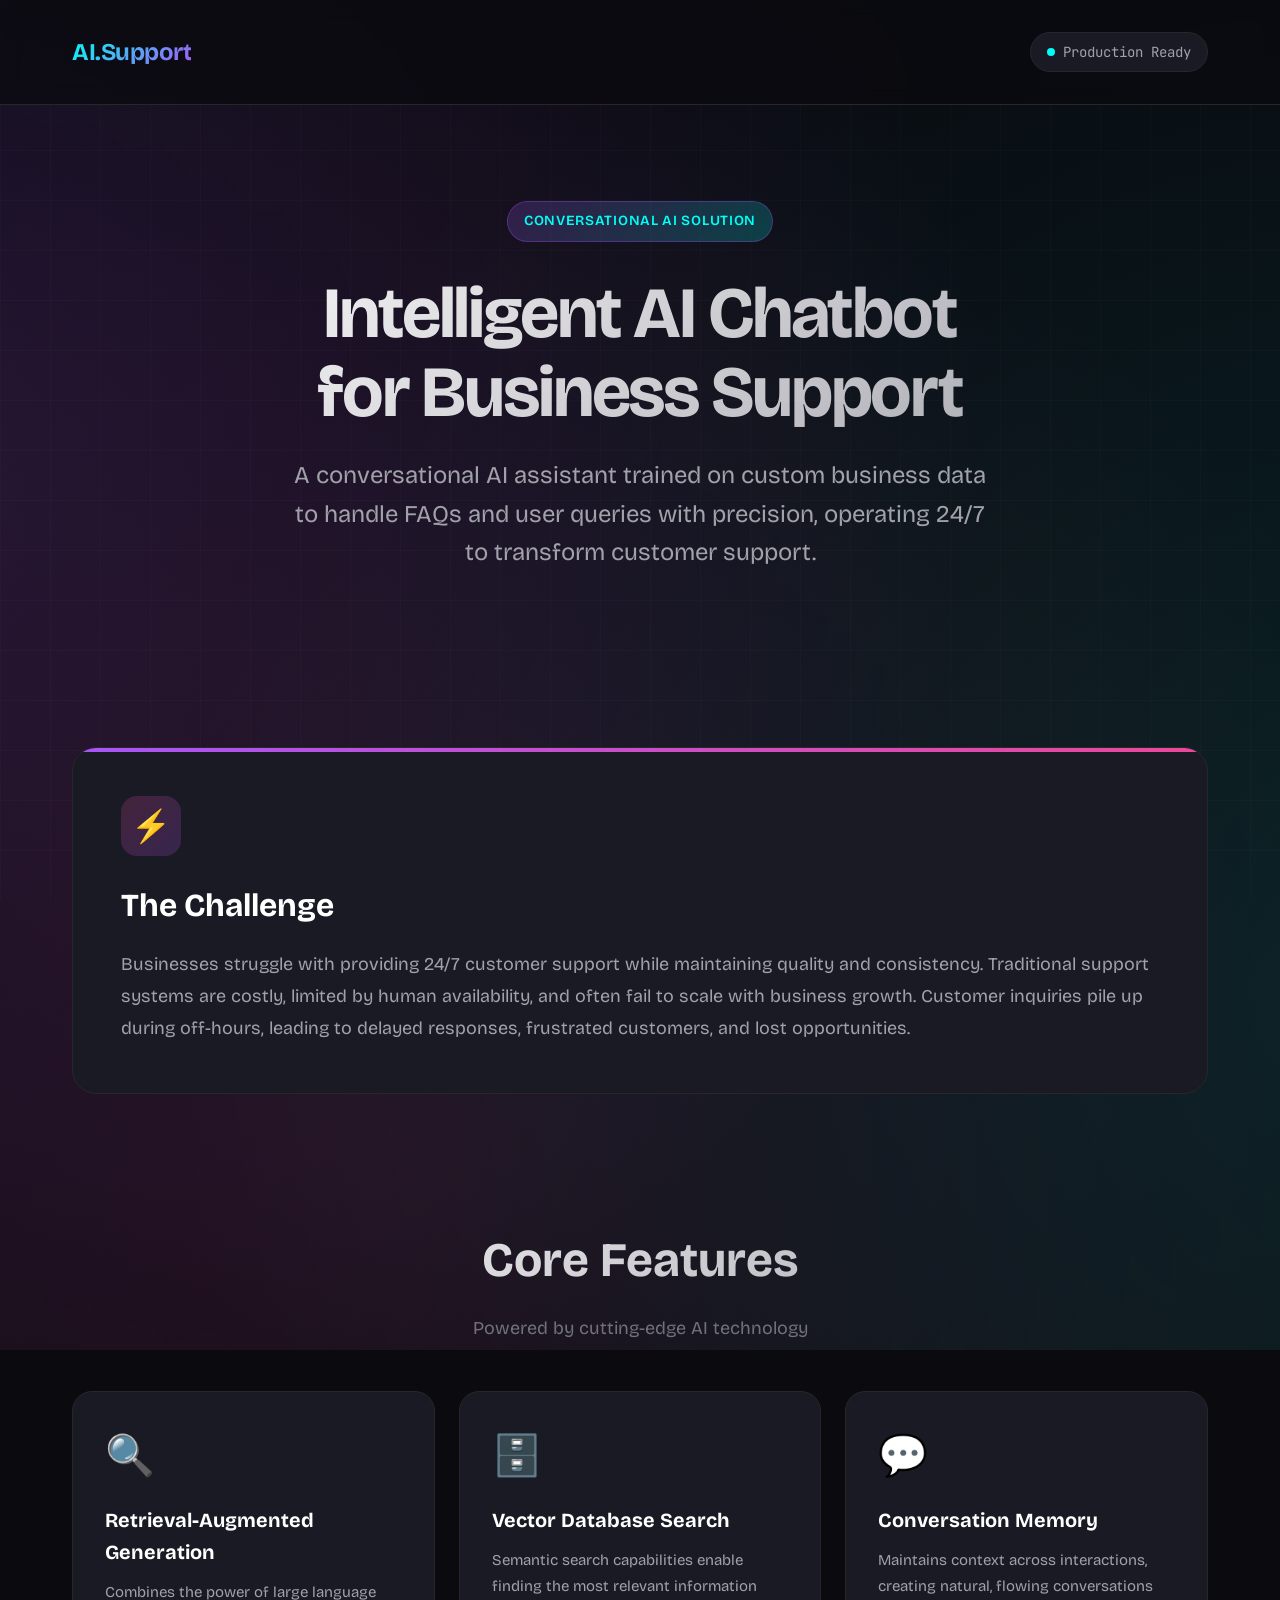
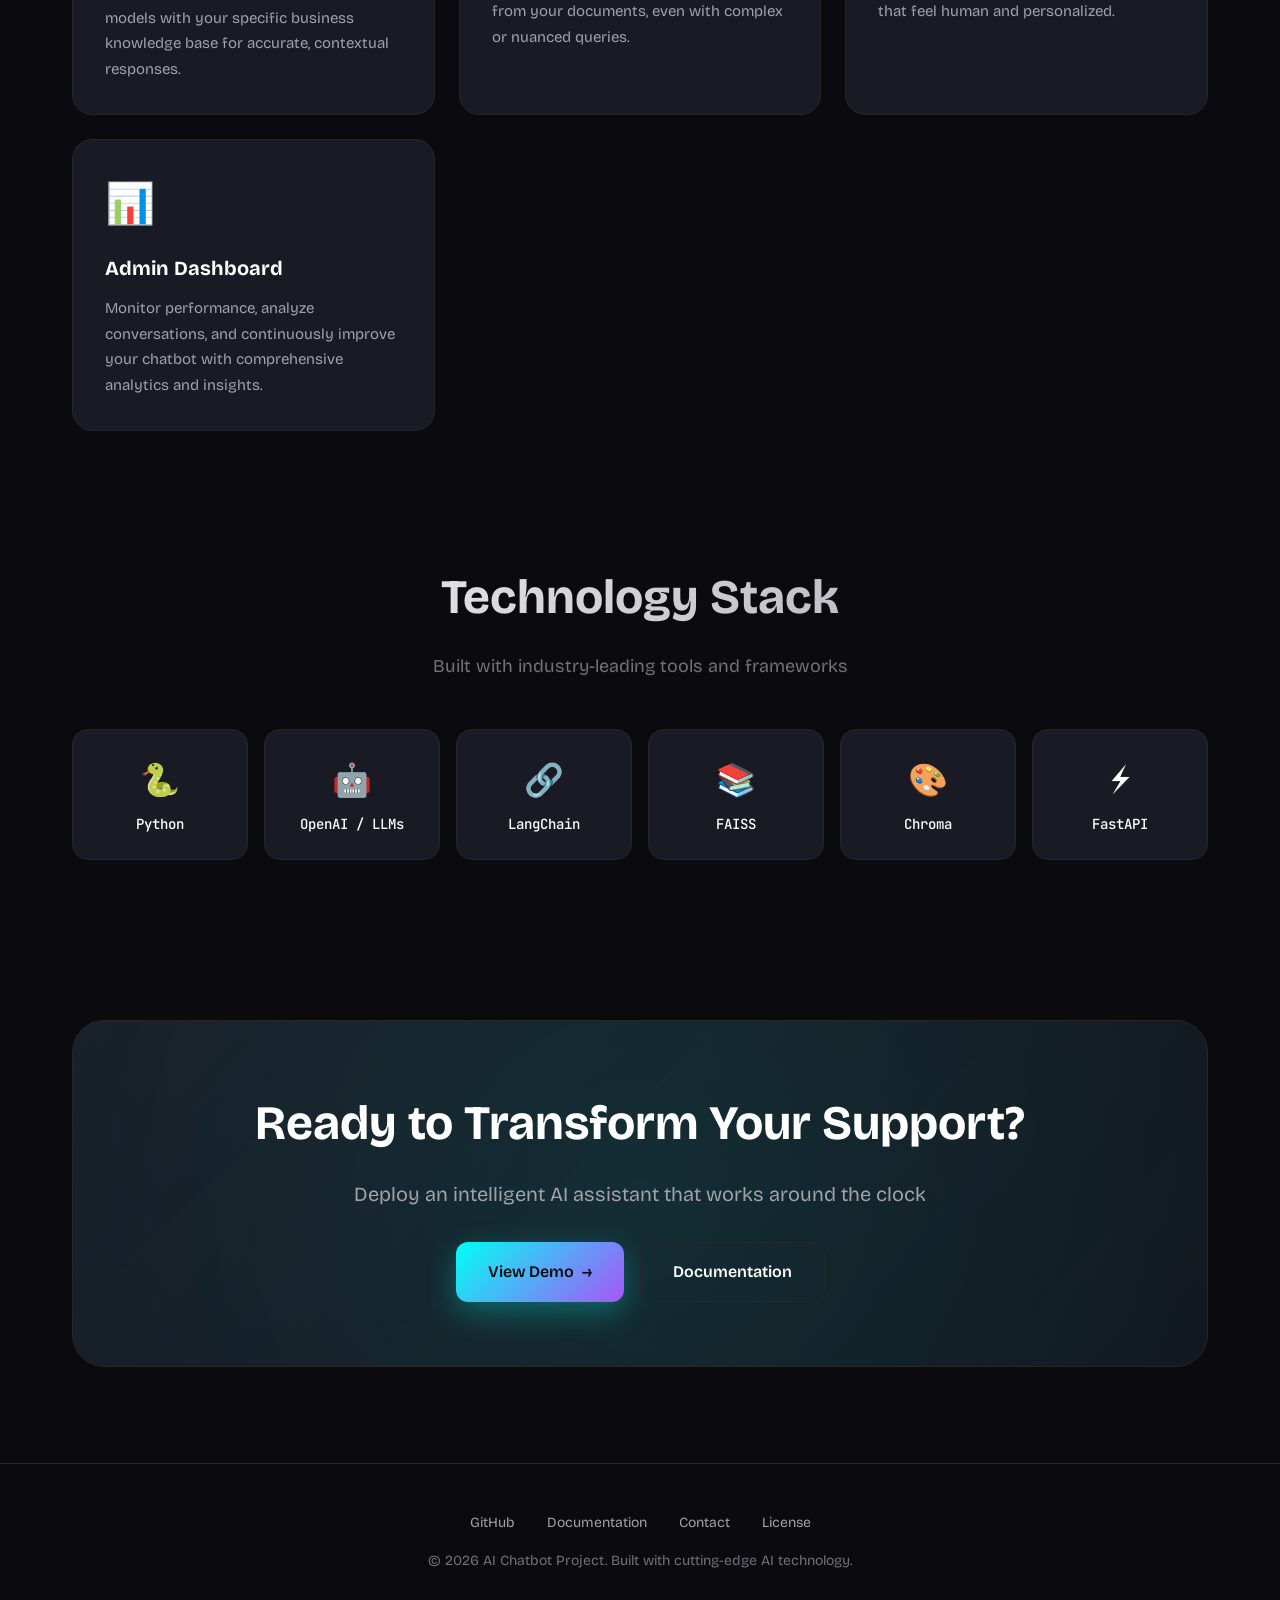
<file: ai-chatbot-showcase.html>
<!DOCTYPE html>
<html lang="en">
<head>
    <meta charset="UTF-8">
    <meta name="viewport" content="width=device-width, initial-scale=1.0">
    <title>Intelligent AI Chatbot | Business Support Solution</title>
    <link href="https://fonts.googleapis.com/css2?family=Bricolage+Grotesque:wght@400;600;700&family=JetBrains+Mono:wght@400;500&display=swap" rel="stylesheet">
    <style>
        :root {
            --bg-primary: #0a0a0f;
            --bg-secondary: #13131a;
            --bg-card: #1a1a24;
            --accent-cyan: #00fff5;
            --accent-purple: #a855f7;
            --accent-pink: #ec4899;
            --text-primary: #ffffff;
            --text-secondary: #a1a1aa;
            --text-muted: #71717a;
            --border-color: #27272a;
        }

        * {
            margin: 0;
            padding: 0;
            box-sizing: border-box;
        }

        body {
            font-family: 'Bricolage Grotesque', sans-serif;
            background: var(--bg-primary);
            color: var(--text-primary);
            line-height: 1.6;
            overflow-x: hidden;
        }

        /* Animated background gradient */
        .background-gradient {
            position: fixed;
            top: -50%;
            left: -50%;
            width: 200%;
            height: 200%;
            background: radial-gradient(circle at 20% 50%, rgba(168, 85, 247, 0.15) 0%, transparent 50%),
                        radial-gradient(circle at 80% 80%, rgba(0, 255, 245, 0.1) 0%, transparent 50%),
                        radial-gradient(circle at 40% 90%, rgba(236, 72, 153, 0.1) 0%, transparent 50%);
            animation: gradientShift 20s ease infinite;
            pointer-events: none;
            z-index: 0;
        }

        @keyframes gradientShift {
            0%, 100% { transform: translate(0, 0) rotate(0deg); }
            33% { transform: translate(5%, -5%) rotate(120deg); }
            66% { transform: translate(-5%, 5%) rotate(240deg); }
        }

        /* Grid overlay */
        .grid-overlay {
            position: fixed;
            top: 0;
            left: 0;
            width: 100%;
            height: 100%;
            background-image: 
                linear-gradient(rgba(255, 255, 255, 0.02) 1px, transparent 1px),
                linear-gradient(90deg, rgba(255, 255, 255, 0.02) 1px, transparent 1px);
            background-size: 50px 50px;
            pointer-events: none;
            z-index: 1;
        }

        .container {
            max-width: 1200px;
            margin: 0 auto;
            padding: 0 2rem;
            position: relative;
            z-index: 2;
        }

        /* Header */
        header {
            padding: 2rem 0;
            border-bottom: 1px solid var(--border-color);
            backdrop-filter: blur(10px);
            position: sticky;
            top: 0;
            z-index: 100;
            background: rgba(10, 10, 15, 0.8);
        }

        .header-content {
            display: flex;
            justify-content: space-between;
            align-items: center;
        }

        .logo {
            font-size: 1.5rem;
            font-weight: 700;
            background: linear-gradient(135deg, var(--accent-cyan), var(--accent-purple));
            -webkit-background-clip: text;
            -webkit-text-fill-color: transparent;
            background-clip: text;
            letter-spacing: -0.02em;
        }

        .status-badge {
            display: inline-flex;
            align-items: center;
            gap: 0.5rem;
            padding: 0.5rem 1rem;
            background: var(--bg-card);
            border: 1px solid var(--border-color);
            border-radius: 50px;
            font-family: 'JetBrains Mono', monospace;
            font-size: 0.875rem;
            color: var(--text-secondary);
        }

        .status-dot {
            width: 8px;
            height: 8px;
            background: var(--accent-cyan);
            border-radius: 50%;
            animation: pulse 2s ease infinite;
        }

        @keyframes pulse {
            0%, 100% { opacity: 1; box-shadow: 0 0 0 0 rgba(0, 255, 245, 0.7); }
            50% { opacity: 0.7; box-shadow: 0 0 0 8px rgba(0, 255, 245, 0); }
        }

        /* Hero Section */
        .hero {
            padding: 6rem 0 4rem;
            text-align: center;
            animation: fadeInUp 0.8s ease;
        }

        @keyframes fadeInUp {
            from {
                opacity: 0;
                transform: translateY(30px);
            }
            to {
                opacity: 1;
                transform: translateY(0);
            }
        }

        .hero-tag {
            display: inline-block;
            padding: 0.5rem 1rem;
            background: linear-gradient(135deg, rgba(168, 85, 247, 0.2), rgba(0, 255, 245, 0.2));
            border: 1px solid rgba(168, 85, 247, 0.3);
            border-radius: 50px;
            font-size: 0.875rem;
            font-weight: 600;
            color: var(--accent-cyan);
            margin-bottom: 2rem;
            letter-spacing: 0.05em;
            text-transform: uppercase;
        }

        h1 {
            font-size: clamp(2.5rem, 8vw, 4.5rem);
            font-weight: 700;
            line-height: 1.1;
            margin-bottom: 1.5rem;
            letter-spacing: -0.03em;
            background: linear-gradient(135deg, #ffffff 0%, var(--text-secondary) 100%);
            -webkit-background-clip: text;
            -webkit-text-fill-color: transparent;
            background-clip: text;
        }

        .hero-subtitle {
            font-size: clamp(1.125rem, 3vw, 1.5rem);
            color: var(--text-secondary);
            max-width: 700px;
            margin: 0 auto 3rem;
            line-height: 1.6;
        }

        /* Problem Statement */
        .problem-section {
            padding: 4rem 0;
            animation: fadeInUp 0.8s ease 0.2s backwards;
        }

        .problem-card {
            background: var(--bg-card);
            border: 1px solid var(--border-color);
            border-radius: 24px;
            padding: 3rem;
            position: relative;
            overflow: hidden;
        }

        .problem-card::before {
            content: '';
            position: absolute;
            top: 0;
            left: 0;
            width: 100%;
            height: 4px;
            background: linear-gradient(90deg, var(--accent-purple), var(--accent-pink));
        }

        .problem-icon {
            width: 60px;
            height: 60px;
            background: linear-gradient(135deg, rgba(236, 72, 153, 0.2), rgba(168, 85, 247, 0.2));
            border-radius: 16px;
            display: flex;
            align-items: center;
            justify-content: center;
            font-size: 2rem;
            margin-bottom: 1.5rem;
        }

        .problem-card h2 {
            font-size: 2rem;
            margin-bottom: 1rem;
            color: var(--text-primary);
        }

        .problem-card p {
            font-size: 1.125rem;
            color: var(--text-secondary);
            line-height: 1.8;
        }

        /* Features Grid */
        .features-section {
            padding: 4rem 0;
            animation: fadeInUp 0.8s ease 0.4s backwards;
        }

        .section-header {
            text-align: center;
            margin-bottom: 3rem;
        }

        .section-header h2 {
            font-size: clamp(2rem, 5vw, 3rem);
            margin-bottom: 1rem;
            background: linear-gradient(135deg, var(--text-primary), var(--text-secondary));
            -webkit-background-clip: text;
            -webkit-text-fill-color: transparent;
            background-clip: text;
        }

        .section-header p {
            font-size: 1.125rem;
            color: var(--text-muted);
        }

        .features-grid {
            display: grid;
            grid-template-columns: repeat(auto-fit, minmax(280px, 1fr));
            gap: 1.5rem;
        }

        .feature-card {
            background: var(--bg-card);
            border: 1px solid var(--border-color);
            border-radius: 20px;
            padding: 2rem;
            transition: all 0.3s ease;
            position: relative;
            overflow: hidden;
        }

        .feature-card::before {
            content: '';
            position: absolute;
            top: 0;
            left: 0;
            width: 100%;
            height: 100%;
            background: linear-gradient(135deg, rgba(0, 255, 245, 0.05), rgba(168, 85, 247, 0.05));
            opacity: 0;
            transition: opacity 0.3s ease;
        }

        .feature-card:hover {
            border-color: var(--accent-cyan);
            transform: translateY(-5px);
            box-shadow: 0 20px 40px rgba(0, 255, 245, 0.1);
        }

        .feature-card:hover::before {
            opacity: 1;
        }

        .feature-icon {
            font-size: 2.5rem;
            margin-bottom: 1rem;
            display: block;
        }

        .feature-card h3 {
            font-size: 1.25rem;
            margin-bottom: 0.75rem;
            color: var(--text-primary);
            position: relative;
        }

        .feature-card p {
            color: var(--text-secondary);
            font-size: 0.9375rem;
            line-height: 1.7;
            position: relative;
        }

        /* Tech Stack */
        .tech-section {
            padding: 4rem 0;
            animation: fadeInUp 0.8s ease 0.6s backwards;
        }

        .tech-grid {
            display: grid;
            grid-template-columns: repeat(auto-fit, minmax(150px, 1fr));
            gap: 1rem;
            margin-top: 2rem;
        }

        .tech-badge {
            background: var(--bg-card);
            border: 1px solid var(--border-color);
            border-radius: 16px;
            padding: 1.5rem 1rem;
            text-align: center;
            font-family: 'JetBrains Mono', monospace;
            font-size: 0.875rem;
            font-weight: 500;
            color: var(--text-primary);
            transition: all 0.3s ease;
            position: relative;
            overflow: hidden;
        }

        .tech-badge::before {
            content: '';
            position: absolute;
            top: 0;
            left: -100%;
            width: 100%;
            height: 100%;
            background: linear-gradient(90deg, transparent, rgba(0, 255, 245, 0.1), transparent);
            transition: left 0.5s ease;
        }

        .tech-badge:hover {
            border-color: var(--accent-cyan);
            transform: scale(1.05);
        }

        .tech-badge:hover::before {
            left: 100%;
        }

        .tech-icon {
            font-size: 2rem;
            margin-bottom: 0.5rem;
            display: block;
        }

        /* CTA Section */
        .cta-section {
            padding: 6rem 0;
            text-align: center;
            animation: fadeInUp 0.8s ease 0.8s backwards;
        }

        .cta-card {
            background: linear-gradient(135deg, var(--bg-card) 0%, rgba(26, 26, 36, 0.5) 100%);
            border: 1px solid var(--border-color);
            border-radius: 32px;
            padding: 4rem 2rem;
            position: relative;
            overflow: hidden;
        }

        .cta-card::before {
            content: '';
            position: absolute;
            top: -50%;
            left: -50%;
            width: 200%;
            height: 200%;
            background: radial-gradient(circle, rgba(0, 255, 245, 0.1) 0%, transparent 70%);
            animation: rotateBg 15s linear infinite;
        }

        @keyframes rotateBg {
            from { transform: rotate(0deg); }
            to { transform: rotate(360deg); }
        }

        .cta-card h2 {
            font-size: clamp(2rem, 5vw, 3rem);
            margin-bottom: 1rem;
            position: relative;
            z-index: 1;
        }

        .cta-card p {
            font-size: 1.25rem;
            color: var(--text-secondary);
            margin-bottom: 2rem;
            position: relative;
            z-index: 1;
        }

        .cta-buttons {
            display: flex;
            gap: 1rem;
            justify-content: center;
            flex-wrap: wrap;
            position: relative;
            z-index: 1;
        }

        .btn {
            padding: 1rem 2rem;
            border-radius: 12px;
            font-weight: 600;
            font-size: 1rem;
            cursor: pointer;
            transition: all 0.3s ease;
            text-decoration: none;
            display: inline-flex;
            align-items: center;
            gap: 0.5rem;
            border: none;
            font-family: 'Bricolage Grotesque', sans-serif;
        }

        .btn-primary {
            background: linear-gradient(135deg, var(--accent-cyan), var(--accent-purple));
            color: var(--bg-primary);
            box-shadow: 0 10px 30px rgba(0, 255, 245, 0.3);
        }

        .btn-primary:hover {
            transform: translateY(-2px);
            box-shadow: 0 15px 40px rgba(0, 255, 245, 0.4);
        }

        .btn-secondary {
            background: transparent;
            color: var(--text-primary);
            border: 1px solid var(--border-color);
        }

        .btn-secondary:hover {
            border-color: var(--accent-cyan);
            background: rgba(0, 255, 245, 0.05);
        }

        /* Footer */
        footer {
            padding: 3rem 0;
            border-top: 1px solid var(--border-color);
            text-align: center;
        }

        .footer-content {
            color: var(--text-muted);
            font-size: 0.875rem;
        }

        .footer-links {
            display: flex;
            gap: 2rem;
            justify-content: center;
            margin-bottom: 1rem;
        }

        .footer-links a {
            color: var(--text-secondary);
            text-decoration: none;
            transition: color 0.3s ease;
        }

        .footer-links a:hover {
            color: var(--accent-cyan);
        }

        /* Responsive */
        @media (max-width: 768px) {
            .container {
                padding: 0 1.5rem;
            }

            .hero {
                padding: 4rem 0 3rem;
            }

            .problem-card,
            .cta-card {
                padding: 2rem 1.5rem;
            }

            .features-grid {
                grid-template-columns: 1fr;
            }

            .tech-grid {
                grid-template-columns: repeat(auto-fit, minmax(120px, 1fr));
            }

            .cta-buttons {
                flex-direction: column;
            }

            .btn {
                width: 100%;
                justify-content: center;
            }
        }
    </style>
</head>
<body>
    <div class="background-gradient"></div>
    <div class="grid-overlay"></div>

    <header>
        <div class="container">
            <div class="header-content">
                <div class="logo">AI.Support</div>
                <div class="status-badge">
                    <span class="status-dot"></span>
                    <span>Production Ready</span>
                </div>
            </div>
        </div>
    </header>

    <main>
        <section class="hero">
            <div class="container">
                <div class="hero-tag">Conversational AI Solution</div>
                <h1>Intelligent AI Chatbot<br>for Business Support</h1>
                <p class="hero-subtitle">
                    A conversational AI assistant trained on custom business data to handle FAQs 
                    and user queries with precision, operating 24/7 to transform customer support.
                </p>
            </div>
        </section>

        <section class="problem-section">
            <div class="container">
                <div class="problem-card">
                    <div class="problem-icon">⚡</div>
                    <h2>The Challenge</h2>
                    <p>
                        Businesses struggle with providing 24/7 customer support while maintaining quality 
                        and consistency. Traditional support systems are costly, limited by human availability, 
                        and often fail to scale with business growth. Customer inquiries pile up during off-hours, 
                        leading to delayed responses, frustrated customers, and lost opportunities.
                    </p>
                </div>
            </div>
        </section>

        <section class="features-section">
            <div class="container">
                <div class="section-header">
                    <h2>Core Features</h2>
                    <p>Powered by cutting-edge AI technology</p>
                </div>
                <div class="features-grid">
                    <div class="feature-card">
                        <span class="feature-icon">🔍</span>
                        <h3>Retrieval-Augmented Generation</h3>
                        <p>
                            Combines the power of large language models with your specific business 
                            knowledge base for accurate, contextual responses.
                        </p>
                    </div>
                    <div class="feature-card">
                        <span class="feature-icon">🗄️</span>
                        <h3>Vector Database Search</h3>
                        <p>
                            Semantic search capabilities enable finding the most relevant information 
                            from your documents, even with complex or nuanced queries.
                        </p>
                    </div>
                    <div class="feature-card">
                        <span class="feature-icon">💬</span>
                        <h3>Conversation Memory</h3>
                        <p>
                            Maintains context across interactions, creating natural, flowing 
                            conversations that feel human and personalized.
                        </p>
                    </div>
                    <div class="feature-card">
                        <span class="feature-icon">📊</span>
                        <h3>Admin Dashboard</h3>
                        <p>
                            Monitor performance, analyze conversations, and continuously improve 
                            your chatbot with comprehensive analytics and insights.
                        </p>
                    </div>
                </div>
            </div>
        </section>

        <section class="tech-section">
            <div class="container">
                <div class="section-header">
                    <h2>Technology Stack</h2>
                    <p>Built with industry-leading tools and frameworks</p>
                </div>
                <div class="tech-grid">
                    <div class="tech-badge">
                        <span class="tech-icon">🐍</span>
                        Python
                    </div>
                    <div class="tech-badge">
                        <span class="tech-icon">🤖</span>
                        OpenAI / LLMs
                    </div>
                    <div class="tech-badge">
                        <span class="tech-icon">🔗</span>
                        LangChain
                    </div>
                    <div class="tech-badge">
                        <span class="tech-icon">📚</span>
                        FAISS
                    </div>
                    <div class="tech-badge">
                        <span class="tech-icon">🎨</span>
                        Chroma
                    </div>
                    <div class="tech-badge">
                        <span class="tech-icon">⚡</span>
                        FastAPI
                    </div>
                </div>
            </div>
        </section>

        <section class="cta-section">
            <div class="container">
                <div class="cta-card">
                    <h2>Ready to Transform Your Support?</h2>
                    <p>Deploy an intelligent AI assistant that works around the clock</p>
                    <div class="cta-buttons">
                        <a href="https://google.com" target="_blank" class="btn btn-primary">
                            View Demo
                            <span>→</span>
                        </a>
                        <a href="#" class="btn btn-secondary">
                            Documentation
                        </a>
                    </div>
                </div>
            </div>
        </section>
    </main>

    <footer>
        <div class="container">
            <div class="footer-content">
                <div class="footer-links">
                    <a href="#">GitHub</a>
                    <a href="#">Documentation</a>
                    <a href="#">Contact</a>
                    <a href="#">License</a>
                </div>
                <p>&copy; 2026 AI Chatbot Project. Built with cutting-edge AI technology.</p>
            </div>
        </div>
    </footer>

    <script>
        // Smooth scroll for anchor links
        document.querySelectorAll('a[href^="#"]').forEach(anchor => {
            anchor.addEventListener('click', function (e) {
                e.preventDefault();
                const target = document.querySelector(this.getAttribute('href'));
                if (target) {
                    target.scrollIntoView({
                        behavior: 'smooth',
                        block: 'start'
                    });
                }
            });
        });

        // Add parallax effect to hero section
        window.addEventListener('scroll', () => {
            const scrolled = window.pageYOffset;
            const hero = document.querySelector('.hero');
            if (hero) {
                hero.style.transform = `translateY(${scrolled * 0.5}px)`;
                hero.style.opacity = 1 - (scrolled * 0.002);
            }
        });

        // Intersection Observer for fade-in animations
        const observerOptions = {
            threshold: 0.1,
            rootMargin: '0px 0px -50px 0px'
        };

        const observer = new IntersectionObserver((entries) => {
            entries.forEach(entry => {
                if (entry.isIntersecting) {
                    entry.target.style.opacity = '1';
                    entry.target.style.transform = 'translateY(0)';
                }
            });
        }, observerOptions);

        // Observe feature cards for staggered animation
        document.querySelectorAll('.feature-card').forEach((card, index) => {
            card.style.opacity = '0';
            card.style.transform = 'translateY(20px)';
            card.style.transition = `all 0.6s ease ${index * 0.1}s`;
            observer.observe(card);
        });

        // Tech badges animation
        document.querySelectorAll('.tech-badge').forEach((badge, index) => {
            badge.style.opacity = '0';
            badge.style.transform = 'scale(0.9)';
            badge.style.transition = `all 0.5s ease ${index * 0.05}s`;
            observer.observe(badge);
        });
    </script>
</body>
</html>
</file>
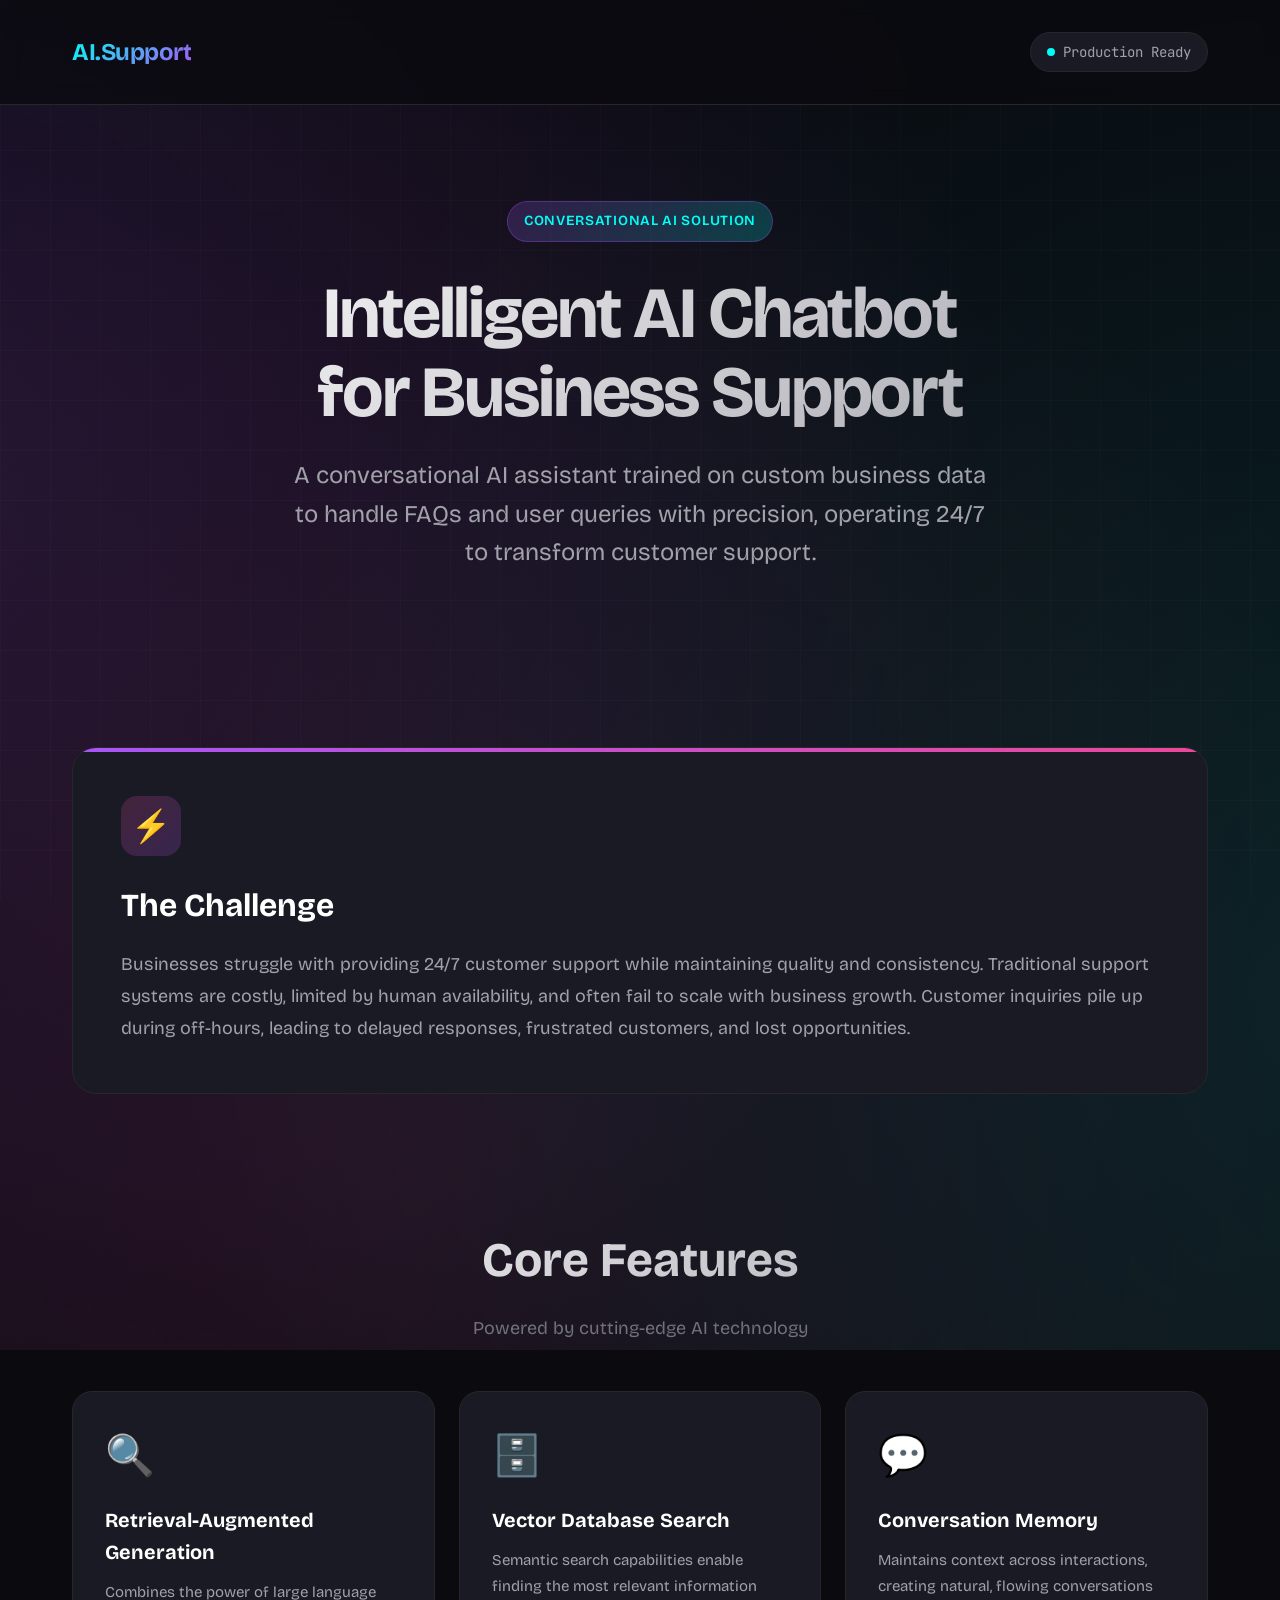
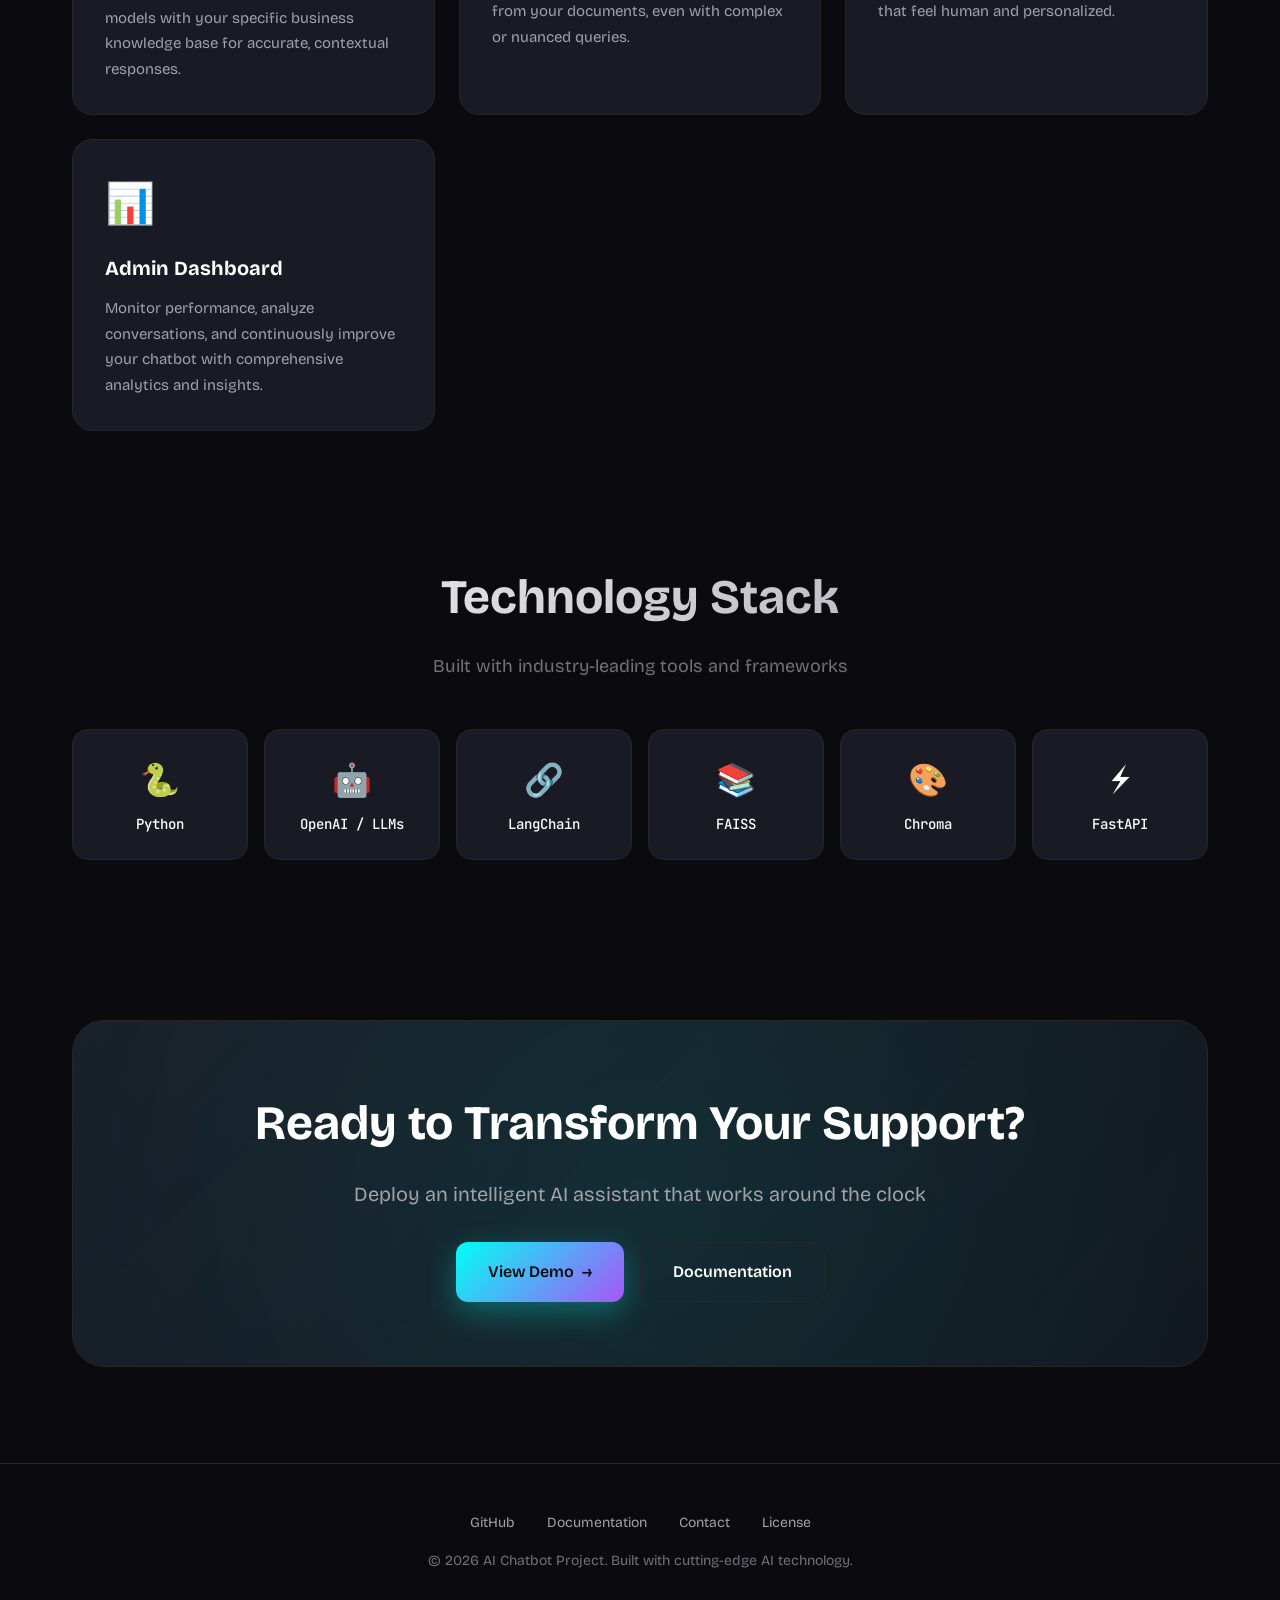
<file: assistantAI.html>
<!DOCTYPE html>
<html lang="en">
<head>
    <meta charset="UTF-8">
    <meta name="viewport" content="width=device-width, initial-scale=1.0">
    <title>Intelligent AI Chatbot | Business Support Solution</title>
    <link href="https://fonts.googleapis.com/css2?family=Bricolage+Grotesque:wght@400;600;700&family=JetBrains+Mono:wght@400;500&display=swap" rel="stylesheet">
    <style>
        :root {
            --bg-primary: #0a0a0f;
            --bg-secondary: #13131a;
            --bg-card: #1a1a24;
            --accent-cyan: #00fff5;
            --accent-purple: #a855f7;
            --accent-pink: #ec4899;
            --text-primary: #ffffff;
            --text-secondary: #a1a1aa;
            --text-muted: #71717a;
            --border-color: #27272a;
        }

        * {
            margin: 0;
            padding: 0;
            box-sizing: border-box;
        }

        body {
            font-family: 'Bricolage Grotesque', sans-serif;
            background: var(--bg-primary);
            color: var(--text-primary);
            line-height: 1.6;
            overflow-x: hidden;
        }

        /* Animated background gradient */
        .background-gradient {
            position: fixed;
            top: -50%;
            left: -50%;
            width: 200%;
            height: 200%;
            background: radial-gradient(circle at 20% 50%, rgba(168, 85, 247, 0.15) 0%, transparent 50%),
                        radial-gradient(circle at 80% 80%, rgba(0, 255, 245, 0.1) 0%, transparent 50%),
                        radial-gradient(circle at 40% 90%, rgba(236, 72, 153, 0.1) 0%, transparent 50%);
            animation: gradientShift 20s ease infinite;
            pointer-events: none;
            z-index: 0;
        }

        @keyframes gradientShift {
            0%, 100% { transform: translate(0, 0) rotate(0deg); }
            33% { transform: translate(5%, -5%) rotate(120deg); }
            66% { transform: translate(-5%, 5%) rotate(240deg); }
        }

        /* Grid overlay */
        .grid-overlay {
            position: fixed;
            top: 0;
            left: 0;
            width: 100%;
            height: 100%;
            background-image: 
                linear-gradient(rgba(255, 255, 255, 0.02) 1px, transparent 1px),
                linear-gradient(90deg, rgba(255, 255, 255, 0.02) 1px, transparent 1px);
            background-size: 50px 50px;
            pointer-events: none;
            z-index: 1;
        }

        .container {
            max-width: 1200px;
            margin: 0 auto;
            padding: 0 2rem;
            position: relative;
            z-index: 2;
        }

        /* Header */
        header {
            padding: 2rem 0;
            border-bottom: 1px solid var(--border-color);
            backdrop-filter: blur(10px);
            position: sticky;
            top: 0;
            z-index: 100;
            background: rgba(10, 10, 15, 0.8);
        }

        .header-content {
            display: flex;
            justify-content: space-between;
            align-items: center;
        }

        .logo {
            font-size: 1.5rem;
            font-weight: 700;
            background: linear-gradient(135deg, var(--accent-cyan), var(--accent-purple));
            -webkit-background-clip: text;
            -webkit-text-fill-color: transparent;
            background-clip: text;
            letter-spacing: -0.02em;
        }

        .status-badge {
            display: inline-flex;
            align-items: center;
            gap: 0.5rem;
            padding: 0.5rem 1rem;
            background: var(--bg-card);
            border: 1px solid var(--border-color);
            border-radius: 50px;
            font-family: 'JetBrains Mono', monospace;
            font-size: 0.875rem;
            color: var(--text-secondary);
        }

        .status-dot {
            width: 8px;
            height: 8px;
            background: var(--accent-cyan);
            border-radius: 50%;
            animation: pulse 2s ease infinite;
        }

        @keyframes pulse {
            0%, 100% { opacity: 1; box-shadow: 0 0 0 0 rgba(0, 255, 245, 0.7); }
            50% { opacity: 0.7; box-shadow: 0 0 0 8px rgba(0, 255, 245, 0); }
        }

        /* Hero Section */
        .hero {
            padding: 6rem 0 4rem;
            text-align: center;
            animation: fadeInUp 0.8s ease;
        }

        @keyframes fadeInUp {
            from {
                opacity: 0;
                transform: translateY(30px);
            }
            to {
                opacity: 1;
                transform: translateY(0);
            }
        }

        .hero-tag {
            display: inline-block;
            padding: 0.5rem 1rem;
            background: linear-gradient(135deg, rgba(168, 85, 247, 0.2), rgba(0, 255, 245, 0.2));
            border: 1px solid rgba(168, 85, 247, 0.3);
            border-radius: 50px;
            font-size: 0.875rem;
            font-weight: 600;
            color: var(--accent-cyan);
            margin-bottom: 2rem;
            letter-spacing: 0.05em;
            text-transform: uppercase;
        }

        h1 {
            font-size: clamp(2.5rem, 8vw, 4.5rem);
            font-weight: 700;
            line-height: 1.1;
            margin-bottom: 1.5rem;
            letter-spacing: -0.03em;
            background: linear-gradient(135deg, #ffffff 0%, var(--text-secondary) 100%);
            -webkit-background-clip: text;
            -webkit-text-fill-color: transparent;
            background-clip: text;
        }

        .hero-subtitle {
            font-size: clamp(1.125rem, 3vw, 1.5rem);
            color: var(--text-secondary);
            max-width: 700px;
            margin: 0 auto 3rem;
            line-height: 1.6;
        }

        /* Problem Statement */
        .problem-section {
            padding: 4rem 0;
            animation: fadeInUp 0.8s ease 0.2s backwards;
        }

        .problem-card {
            background: var(--bg-card);
            border: 1px solid var(--border-color);
            border-radius: 24px;
            padding: 3rem;
            position: relative;
            overflow: hidden;
        }

        .problem-card::before {
            content: '';
            position: absolute;
            top: 0;
            left: 0;
            width: 100%;
            height: 4px;
            background: linear-gradient(90deg, var(--accent-purple), var(--accent-pink));
        }

        .problem-icon {
            width: 60px;
            height: 60px;
            background: linear-gradient(135deg, rgba(236, 72, 153, 0.2), rgba(168, 85, 247, 0.2));
            border-radius: 16px;
            display: flex;
            align-items: center;
            justify-content: center;
            font-size: 2rem;
            margin-bottom: 1.5rem;
        }

        .problem-card h2 {
            font-size: 2rem;
            margin-bottom: 1rem;
            color: var(--text-primary);
        }

        .problem-card p {
            font-size: 1.125rem;
            color: var(--text-secondary);
            line-height: 1.8;
        }

        /* Features Grid */
        .features-section {
            padding: 4rem 0;
            animation: fadeInUp 0.8s ease 0.4s backwards;
        }

        .section-header {
            text-align: center;
            margin-bottom: 3rem;
        }

        .section-header h2 {
            font-size: clamp(2rem, 5vw, 3rem);
            margin-bottom: 1rem;
            background: linear-gradient(135deg, var(--text-primary), var(--text-secondary));
            -webkit-background-clip: text;
            -webkit-text-fill-color: transparent;
            background-clip: text;
        }

        .section-header p {
            font-size: 1.125rem;
            color: var(--text-muted);
        }

        .features-grid {
            display: grid;
            grid-template-columns: repeat(auto-fit, minmax(280px, 1fr));
            gap: 1.5rem;
        }

        .feature-card {
            background: var(--bg-card);
            border: 1px solid var(--border-color);
            border-radius: 20px;
            padding: 2rem;
            transition: all 0.3s ease;
            position: relative;
            overflow: hidden;
        }

        .feature-card::before {
            content: '';
            position: absolute;
            top: 0;
            left: 0;
            width: 100%;
            height: 100%;
            background: linear-gradient(135deg, rgba(0, 255, 245, 0.05), rgba(168, 85, 247, 0.05));
            opacity: 0;
            transition: opacity 0.3s ease;
        }

        .feature-card:hover {
            border-color: var(--accent-cyan);
            transform: translateY(-5px);
            box-shadow: 0 20px 40px rgba(0, 255, 245, 0.1);
        }

        .feature-card:hover::before {
            opacity: 1;
        }

        .feature-icon {
            font-size: 2.5rem;
            margin-bottom: 1rem;
            display: block;
        }

        .feature-card h3 {
            font-size: 1.25rem;
            margin-bottom: 0.75rem;
            color: var(--text-primary);
            position: relative;
        }

        .feature-card p {
            color: var(--text-secondary);
            font-size: 0.9375rem;
            line-height: 1.7;
            position: relative;
        }

        /* Tech Stack */
        .tech-section {
            padding: 4rem 0;
            animation: fadeInUp 0.8s ease 0.6s backwards;
        }

        .tech-grid {
            display: grid;
            grid-template-columns: repeat(auto-fit, minmax(150px, 1fr));
            gap: 1rem;
            margin-top: 2rem;
        }

        .tech-badge {
            background: var(--bg-card);
            border: 1px solid var(--border-color);
            border-radius: 16px;
            padding: 1.5rem 1rem;
            text-align: center;
            font-family: 'JetBrains Mono', monospace;
            font-size: 0.875rem;
            font-weight: 500;
            color: var(--text-primary);
            transition: all 0.3s ease;
            position: relative;
            overflow: hidden;
        }

        .tech-badge::before {
            content: '';
            position: absolute;
            top: 0;
            left: -100%;
            width: 100%;
            height: 100%;
            background: linear-gradient(90deg, transparent, rgba(0, 255, 245, 0.1), transparent);
            transition: left 0.5s ease;
        }

        .tech-badge:hover {
            border-color: var(--accent-cyan);
            transform: scale(1.05);
        }

        .tech-badge:hover::before {
            left: 100%;
        }

        .tech-icon {
            font-size: 2rem;
            margin-bottom: 0.5rem;
            display: block;
        }

        /* CTA Section */
        .cta-section {
            padding: 6rem 0;
            text-align: center;
            animation: fadeInUp 0.8s ease 0.8s backwards;
        }

        .cta-card {
            background: linear-gradient(135deg, var(--bg-card) 0%, rgba(26, 26, 36, 0.5) 100%);
            border: 1px solid var(--border-color);
            border-radius: 32px;
            padding: 4rem 2rem;
            position: relative;
            overflow: hidden;
        }

        .cta-card::before {
            content: '';
            position: absolute;
            top: -50%;
            left: -50%;
            width: 200%;
            height: 200%;
            background: radial-gradient(circle, rgba(0, 255, 245, 0.1) 0%, transparent 70%);
            animation: rotateBg 15s linear infinite;
        }

        @keyframes rotateBg {
            from { transform: rotate(0deg); }
            to { transform: rotate(360deg); }
        }

        .cta-card h2 {
            font-size: clamp(2rem, 5vw, 3rem);
            margin-bottom: 1rem;
            position: relative;
            z-index: 1;
        }

        .cta-card p {
            font-size: 1.25rem;
            color: var(--text-secondary);
            margin-bottom: 2rem;
            position: relative;
            z-index: 1;
        }

        .cta-buttons {
            display: flex;
            gap: 1rem;
            justify-content: center;
            flex-wrap: wrap;
            position: relative;
            z-index: 1;
        }

        .btn {
            padding: 1rem 2rem;
            border-radius: 12px;
            font-weight: 600;
            font-size: 1rem;
            cursor: pointer;
            transition: all 0.3s ease;
            text-decoration: none;
            display: inline-flex;
            align-items: center;
            gap: 0.5rem;
            border: none;
            font-family: 'Bricolage Grotesque', sans-serif;
        }

        .btn-primary {
            background: linear-gradient(135deg, var(--accent-cyan), var(--accent-purple));
            color: var(--bg-primary);
            box-shadow: 0 10px 30px rgba(0, 255, 245, 0.3);
        }

        .btn-primary:hover {
            transform: translateY(-2px);
            box-shadow: 0 15px 40px rgba(0, 255, 245, 0.4);
        }

        .btn-secondary {
            background: transparent;
            color: var(--text-primary);
            border: 1px solid var(--border-color);
        }

        .btn-secondary:hover {
            border-color: var(--accent-cyan);
            background: rgba(0, 255, 245, 0.05);
        }

        /* Footer */
        footer {
            padding: 3rem 0;
            border-top: 1px solid var(--border-color);
            text-align: center;
        }

        .footer-content {
            color: var(--text-muted);
            font-size: 0.875rem;
        }

        .footer-links {
            display: flex;
            gap: 2rem;
            justify-content: center;
            margin-bottom: 1rem;
        }

        .footer-links a {
            color: var(--text-secondary);
            text-decoration: none;
            transition: color 0.3s ease;
        }

        .footer-links a:hover {
            color: var(--accent-cyan);
        }

        /* Responsive */
        @media (max-width: 768px) {
            .container {
                padding: 0 1.5rem;
            }

            .hero {
                padding: 4rem 0 3rem;
            }

            .problem-card,
            .cta-card {
                padding: 2rem 1.5rem;
            }

            .features-grid {
                grid-template-columns: 1fr;
            }

            .tech-grid {
                grid-template-columns: repeat(auto-fit, minmax(120px, 1fr));
            }

            .cta-buttons {
                flex-direction: column;
            }

            .btn {
                width: 100%;
                justify-content: center;
            }
        }
    </style>
</head>
<body>
    <div class="background-gradient"></div>
    <div class="grid-overlay"></div>

    <header>
        <div class="container">
            <div class="header-content">
                <div class="logo">AI.Support</div>
                <div class="status-badge">
                    <span class="status-dot"></span>
                    <span>Production Ready</span>
                </div>
            </div>
        </div>
    </header>

    <main>
        <section class="hero">
            <div class="container">
                <div class="hero-tag">Conversational AI Solution</div>
                <h1>Intelligent AI Chatbot<br>for Business Support</h1>
                <p class="hero-subtitle">
                    A conversational AI assistant trained on custom business data to handle FAQs 
                    and user queries with precision, operating 24/7 to transform customer support.
                </p>
            </div>
        </section>

        <section class="problem-section">
            <div class="container">
                <div class="problem-card">
                    <div class="problem-icon">⚡</div>
                    <h2>The Challenge</h2>
                    <p>
                        Businesses struggle with providing 24/7 customer support while maintaining quality 
                        and consistency. Traditional support systems are costly, limited by human availability, 
                        and often fail to scale with business growth. Customer inquiries pile up during off-hours, 
                        leading to delayed responses, frustrated customers, and lost opportunities.
                    </p>
                </div>
            </div>
        </section>

        <section class="features-section">
            <div class="container">
                <div class="section-header">
                    <h2>Core Features</h2>
                    <p>Powered by cutting-edge AI technology</p>
                </div>
                <div class="features-grid">
                    <div class="feature-card">
                        <span class="feature-icon">🔍</span>
                        <h3>Retrieval-Augmented Generation</h3>
                        <p>
                            Combines the power of large language models with your specific business 
                            knowledge base for accurate, contextual responses.
                        </p>
                    </div>
                    <div class="feature-card">
                        <span class="feature-icon">🗄️</span>
                        <h3>Vector Database Search</h3>
                        <p>
                            Semantic search capabilities enable finding the most relevant information 
                            from your documents, even with complex or nuanced queries.
                        </p>
                    </div>
                    <div class="feature-card">
                        <span class="feature-icon">💬</span>
                        <h3>Conversation Memory</h3>
                        <p>
                            Maintains context across interactions, creating natural, flowing 
                            conversations that feel human and personalized.
                        </p>
                    </div>
                    <div class="feature-card">
                        <span class="feature-icon">📊</span>
                        <h3>Admin Dashboard</h3>
                        <p>
                            Monitor performance, analyze conversations, and continuously improve 
                            your chatbot with comprehensive analytics and insights.
                        </p>
                    </div>
                </div>
            </div>
        </section>

        <section class="tech-section">
            <div class="container">
                <div class="section-header">
                    <h2>Technology Stack</h2>
                    <p>Built with industry-leading tools and frameworks</p>
                </div>
                <div class="tech-grid">
                    <div class="tech-badge">
                        <span class="tech-icon">🐍</span>
                        Python
                    </div>
                    <div class="tech-badge">
                        <span class="tech-icon">🤖</span>
                        OpenAI / LLMs
                    </div>
                    <div class="tech-badge">
                        <span class="tech-icon">🔗</span>
                        LangChain
                    </div>
                    <div class="tech-badge">
                        <span class="tech-icon">📚</span>
                        FAISS
                    </div>
                    <div class="tech-badge">
                        <span class="tech-icon">🎨</span>
                        Chroma
                    </div>
                    <div class="tech-badge">
                        <span class="tech-icon">⚡</span>
                        FastAPI
                    </div>
                </div>
            </div>
        </section>

        <section class="cta-section">
            <div class="container">
                <div class="cta-card">
                    <h2>Ready to Transform Your Support?</h2>
                    <p>Deploy an intelligent AI assistant that works around the clock</p>
                    <div class="cta-buttons">
                        <a href="https://www.google.com" class="btn btn-primary">
                            View Demo
                            <span>→</span>
                        </a>
                        <a href="#" class="btn btn-secondary">
                            Documentation
                        </a>
                    </div>
                </div>
            </div>
        </section>
    </main>

    <footer>
        <div class="container">
            <div class="footer-content">
                <div class="footer-links">
                    <a href="#">GitHub</a>
                    <a href="#">Documentation</a>
                    <a href="#">Contact</a>
                    <a href="#">License</a>
                </div>
                <p>&copy; 2026 AI Chatbot Project. Built with cutting-edge AI technology.</p>
            </div>
        </div>
    </footer>

    <script>
        // Smooth scroll for anchor links
        document.querySelectorAll('a[href^="#"]').forEach(anchor => {
            anchor.addEventListener('click', function (e) {
                e.preventDefault();
                const target = document.querySelector(this.getAttribute('href'));
                if (target) {
                    target.scrollIntoView({
                        behavior: 'smooth',
                        block: 'start'
                    });
                }
            });
        });

        // Add parallax effect to hero section
        window.addEventListener('scroll', () => {
            const scrolled = window.pageYOffset;
            const hero = document.querySelector('.hero');
            if (hero) {
                hero.style.transform = `translateY(${scrolled * 0.5}px)`;
                hero.style.opacity = 1 - (scrolled * 0.002);
            }
        });

        // Intersection Observer for fade-in animations
        const observerOptions = {
            threshold: 0.1,
            rootMargin: '0px 0px -50px 0px'
        };

        const observer = new IntersectionObserver((entries) => {
            entries.forEach(entry => {
                if (entry.isIntersecting) {
                    entry.target.style.opacity = '1';
                    entry.target.style.transform = 'translateY(0)';
                }
            });
        }, observerOptions);

        // Observe feature cards for staggered animation
        document.querySelectorAll('.feature-card').forEach((card, index) => {
            card.style.opacity = '0';
            card.style.transform = 'translateY(20px)';
            card.style.transition = `all 0.6s ease ${index * 0.1}s`;
            observer.observe(card);
        });

        // Tech badges animation
        document.querySelectorAll('.tech-badge').forEach((badge, index) => {
            badge.style.opacity = '0';
            badge.style.transform = 'scale(0.9)';
            badge.style.transition = `all 0.5s ease ${index * 0.05}s`;
            observer.observe(badge);
        });
    </script>
</body>
</html>
</file>
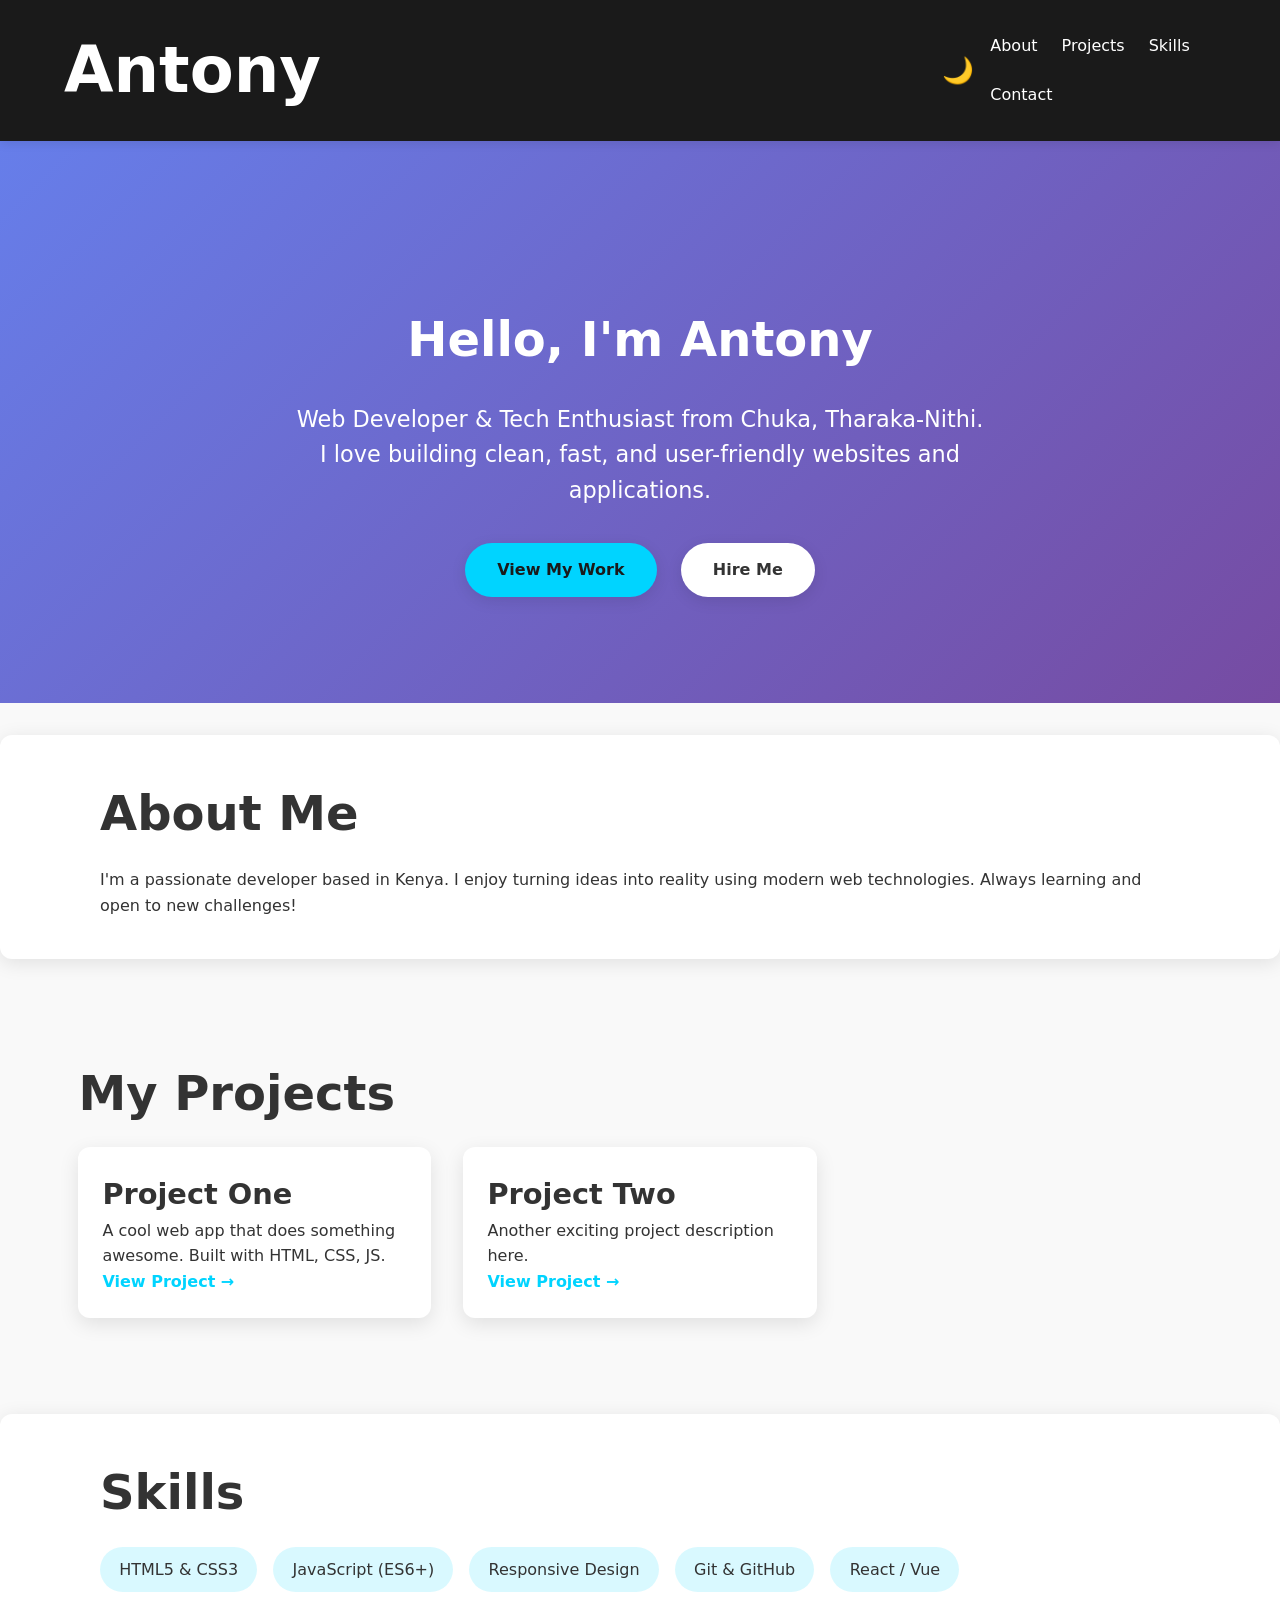
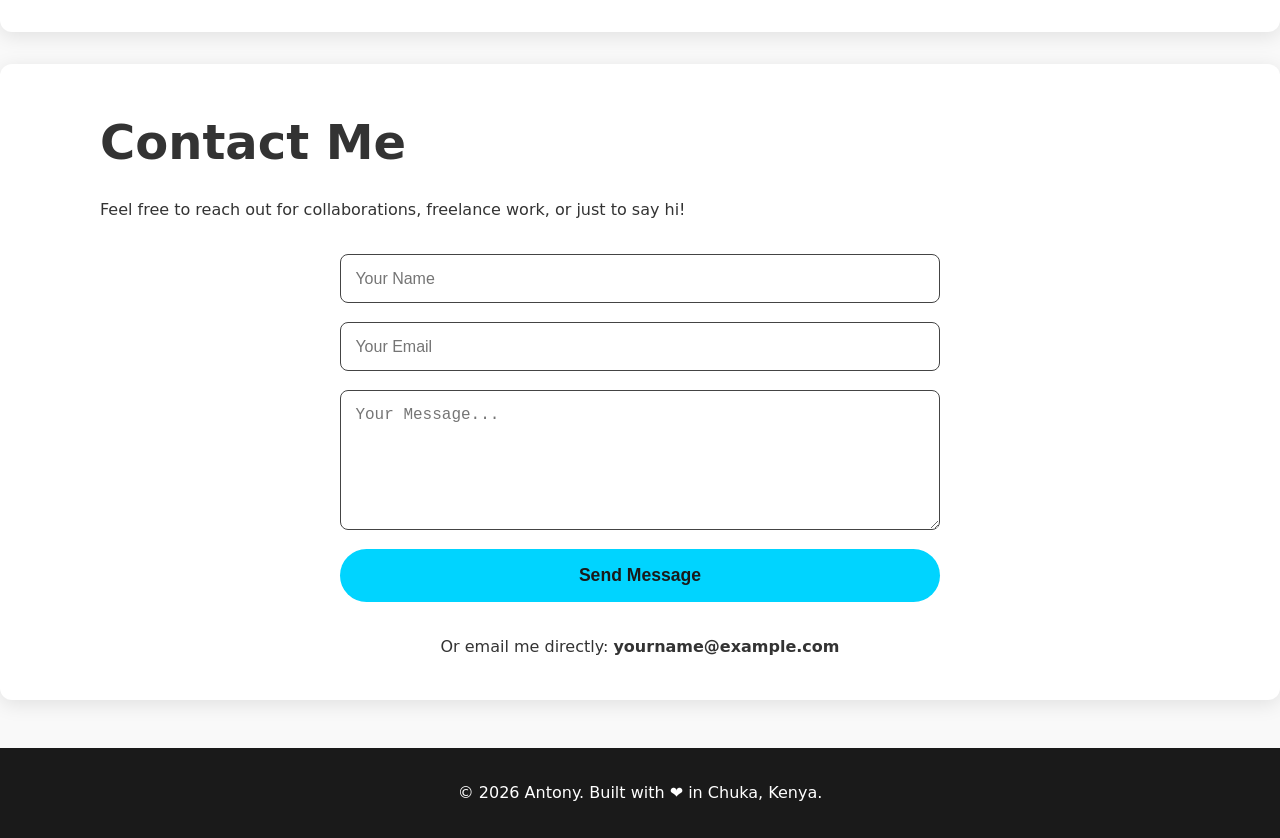
<file: grok.html>
<!DOCTYPE html>
<html lang="en" data-theme="light">
<head>
    <meta charset="UTF-8">
    <meta name="viewport" content="width=device-width, initial-scale=1.0">
    <title>Antony's Portfolio</title>
    <style>
        /* Reset & Base */
        * {
            margin: 0;
            padding: 0;
            box-sizing: border-box;
        }

        :root {
            --bg: #f9f9f9;
            --text: #333;
            --card-bg: white;
            --header-bg: #1a1a1a;
            --header-text: white;
            --accent: #00d4ff;
            --accent-dark: #00b8d9;
            --shadow: rgba(0,0,0,0.1);
        }

        [data-theme="dark"] {
            --bg: #121212;
            --text: #e0e0e0;
            --card-bg: #1e1e1e;
            --header-bg: #0d0d0d;
            --header-text: #f0f0f0;
            --shadow: rgba(0,0,0,0.4);
        }

        body {
            font-family: system-ui, -apple-system, sans-serif;
            line-height: 1.6;
            color: var(--text);
            background: var(--bg);
            transition: background 0.4s, color 0.4s;
        }

        html {
            scroll-behavior: smooth; /* Native smooth scroll */
        }

        .container {
            width: 90%;
            max-width: 1200px;
            margin: 0 auto;
        }

        h1 { font-size: clamp(2.2rem, 6vw, 4rem); }
        h2 { font-size: clamp(1.8rem, 5vw, 3rem); margin-bottom: 1rem; }
        h3 { font-size: clamp(1.4rem, 4vw, 1.8rem); }

        /* Header */
        header {
            background: var(--header-bg);
            color: var(--header-text);
            padding: 1.2rem 0;
            position: sticky;
            top: 0;
            z-index: 100;
            box-shadow: 0 2px 10px var(--shadow);
            transition: background 0.4s;
        }

        header .container {
            display: flex;
            flex-direction: column;
            align-items: center;
            gap: 1rem;
        }

        .header-inner {
            display: flex;
            align-items: center;
            justify-content: space-between;
            width: 100%;
        }

        nav ul {
            list-style: none;
            display: flex;
            flex-wrap: wrap;
            gap: 1.5rem;
        }

        nav a {
            color: var(--header-text);
            text-decoration: none;
            font-weight: 500;
            transition: color 0.3s;
        }

        nav a:hover { color: var(--accent); }

        /* Theme Toggle */
        #theme-toggle {
            background: none;
            border: none;
            font-size: 1.6rem;
            cursor: pointer;
            color: var(--header-text);
            transition: transform 0.3s;
        }

        #theme-toggle:hover { transform: scale(1.2); }

        /* Hero */
        #hero {
            background: linear-gradient(135deg, #667eea, #764ba2);
            color: white;
            text-align: center;
            padding: 6rem 1rem 4rem;
        }

        #hero p { font-size: clamp(1.1rem, 3vw, 1.4rem); max-width: 700px; margin: 1.5rem auto; }

        .btn {
            display: inline-block;
            background: white;
            color: #333;
            padding: 0.9rem 2rem;
            margin: 0.6rem;
            border-radius: 50px;
            text-decoration: none;
            font-weight: bold;
            transition: all 0.3s;
            box-shadow: 0 4px 15px var(--shadow);
        }

        .btn:hover {
            transform: translateY(-3px);
            box-shadow: 0 8px 25px var(--shadow);
        }

        .btn.primary { background: var(--accent); color: #1a1a1a; }

        /* Sections */
        section {
            padding: 4rem 1rem;
        }

        #about, #skills, #contact {
            background: var(--card-bg);
            margin: 2rem auto;
            border-radius: 12px;
            box-shadow: 0 4px 20px var(--shadow);
            padding: 2.5rem;
            transition: background 0.4s, box-shadow 0.4s;
        }

        /* Projects */
        #projects .projects-grid {
            display: grid;
            grid-template-columns: 1fr;
            gap: 2rem;
        }

        .project {
            background: var(--card-bg);
            border-radius: 12px;
            overflow: hidden;
            box-shadow: 0 6px 20px var(--shadow);
            transition: transform 0.3s, box-shadow 0.4s;
        }

        .project:hover { transform: translateY(-8px); }

        .project-content { padding: 1.5rem; }

        .project a { color: var(--accent); font-weight: bold; text-decoration: none; }

        /* Skills */
        #skills ul {
            display: flex;
            flex-wrap: wrap;
            gap: 1rem;
            list-style: none;
        }

        #skills li {
            background: rgba(0,212,255,0.15);
            padding: 0.6rem 1.2rem;
            border-radius: 30px;
            font-weight: 500;
        }

        /* Contact Form */
        form {
            display: grid;
            gap: 1.2rem;
            max-width: 600px;
            margin: 2rem auto 0;
        }

        input, textarea {
            width: 100%;
            padding: 0.9rem;
            border: 1px solid #444;
            border-radius: 8px;
            font-size: 1rem;
            background: var(--card-bg);
            color: var(--text);
            transition: border 0.3s;
        }

        input:focus, textarea:focus {
            outline: none;
            border-color: var(--accent);
            box-shadow: 0 0 0 3px rgba(0,212,255,0.2);
        }

        textarea { min-height: 140px; resize: vertical; }

        button[type="submit"] {
            background: var(--accent);
            color: #1a1a1a;
            border: none;
            padding: 1rem;
            font-size: 1.1rem;
            font-weight: bold;
            border-radius: 50px;
            cursor: pointer;
            transition: all 0.3s;
        }

        button[type="submit"]:hover {
            background: var(--accent-dark);
            transform: translateY(-2px);
        }

        /* Footer */
        footer {
            background: var(--header-bg);
            color: var(--header-text);
            text-align: center;
            padding: 2rem 1rem;
            margin-top: 3rem;
        }

        /* Responsive */
        @media (min-width: 640px) {
            header .container { flex-direction: row; justify-content: space-between; }
        }

        @media (min-width: 768px) {
            #projects .projects-grid { grid-template-columns: repeat(2, 1fr); }
        }

        @media (min-width: 1024px) {
            #projects .projects-grid { grid-template-columns: repeat(3, 1fr); }
            #hero { padding: 10rem 1rem 6rem; }
        }
    </style>
</head>
<body>

    <header>
        <div class="container">
            <div class="header-inner">
                <h1>Antony</h1>
                <button id="theme-toggle" aria-label="Toggle dark mode">🌙</button>
            </div>
            <nav>
                <ul>
                    <li><a href="#about">About</a></li>
                    <li><a href="#projects">Projects</a></li>
                    <li><a href="#skills">Skills</a></li>
                    <li><a href="#contact">Contact</a></li>
                </ul>
            </nav>
        </div>
    </header>

    <section id="hero">
        <div class="container">
            <h2>Hello, I'm Antony</h2>
            <p>Web Developer & Tech Enthusiast from Chuka, Tharaka-Nithi. I love building clean, fast, and user-friendly websites and applications.</p>
            
            <div>
                <a href="#projects" class="btn primary">View My Work</a>
                <a href="#contact" class="btn">Hire Me</a>
            </div>
        </div>
    </section>

    <section id="about">
        <div class="container">
            <h2>About Me</h2>
            <p>I'm a passionate developer based in Kenya. I enjoy turning ideas into reality using modern web technologies. Always learning and open to new challenges!</p>
        </div>
    </section>

    <section id="projects">
        <div class="container">
            <h2>My Projects</h2>
            <div class="projects-grid">
                <div class="project">
                    <div class="project-content">
                        <h3>Project One</h3>
                        <p>A cool web app that does something awesome. Built with HTML, CSS, JS.</p>
                        <a href="#">View Project →</a>
                    </div>
                </div>
                <div class="project">
                    <div class="project-content">
                        <h3>Project Two</h3>
                        <p>Another exciting project description here.</p>
                        <a href="#">View Project →</a>
                    </div>
                </div>
            </div>
        </div>
    </section>

    <section id="skills">
        <div class="container">
            <h2>Skills</h2>
            <ul>
                <li>HTML5 & CSS3</li>
                <li>JavaScript (ES6+)</li>
                <li>Responsive Design</li>
                <li>Git & GitHub</li>
                <li>React / Vue</li>
            </ul>
        </div>
    </section>

    <section id="contact">
        <div class="container">
            <h2>Contact Me</h2>
            <p>Feel free to reach out for collaborations, freelance work, or just to say hi!</p>

            <form action="https://formbold.com/s/YOUR_FORM_ID" method="POST">
                <input type="text" name="name" placeholder="Your Name" required>
                <input type="email" name="email" placeholder="Your Email" required>
                <textarea name="message" placeholder="Your Message..." required></textarea>
                <button type="submit">Send Message</button>
            </form>

            <p style="text-align:center; margin-top:2rem;">
                Or email me directly: <strong>yourname@example.com</strong>
            </p>
        </div>
    </section>

    <footer>
        <p>© 2026 Antony. Built with ❤️ in Chuka, Kenya.</p>
    </footer>

    <!-- JavaScript: Theme Toggle + Smooth Scroll Fallback -->
    <script>
        // Theme handling
        const toggleBtn = document.getElementById('theme-toggle');
        const html = document.documentElement;

        function setTheme(theme) {
            html.setAttribute('data-theme', theme);
            toggleBtn.textContent = theme === 'dark' ? '☀️' : '🌙';
            localStorage.setItem('theme', theme);
        }

        // Check system preference or saved choice
        const savedTheme = localStorage.getItem('theme');
        const prefersDark = window.matchMedia('(prefers-color-scheme: dark)').matches;

        if (savedTheme) {
            setTheme(savedTheme);
        } else if (prefersDark) {
            setTheme('dark');
        }

        toggleBtn.addEventListener('click', () => {
            const current = html.getAttribute('data-theme');
            setTheme(current === 'dark' ? 'light' : 'dark');
        });

        // Optional: Smooth scroll fallback for older browsers (most modern ones use css scroll-behavior)
        document.querySelectorAll('a[href^="#"]').forEach(anchor => {
            anchor.addEventListener('click', function(e) {
                e.preventDefault();
                const targetId = this.getAttribute('href');
                const target = document.querySelector(targetId);
                if (target) {
                    target.scrollIntoView({ behavior: 'smooth' });
                }
            });
        });
    </script>

</body>
</html>
</file>
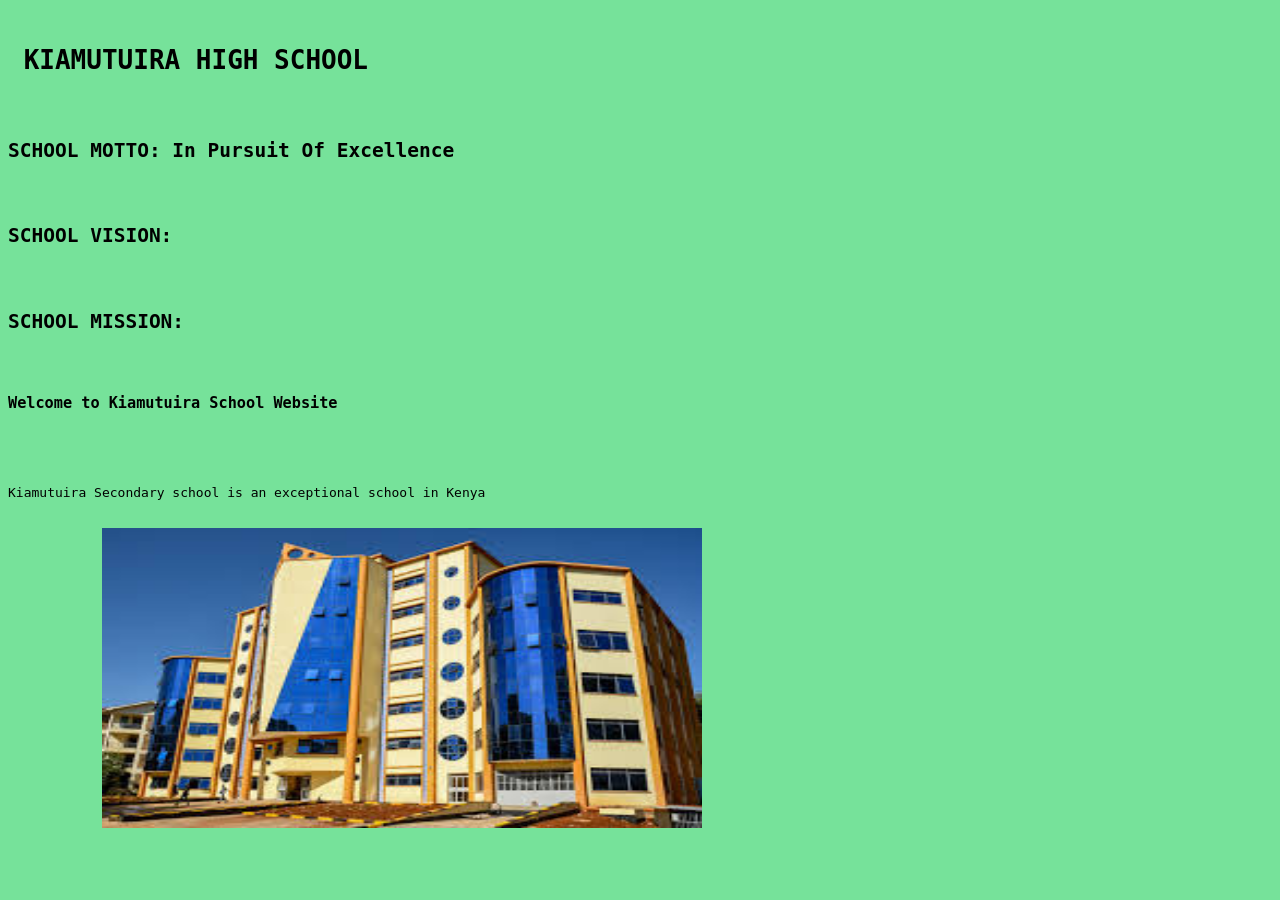
<file: school.html>
<!DOCTYPE html>
<html>
    <head>
        <title>KIAMUTUIRA SCHOOL</title>
        <link rel = "icon" href = "FTC3.jpg">
    </head>
    <body style="background-color: rgb(118, 226, 154);">
        <pre>
            <h1> KIAMUTUIRA HIGH SCHOOL</h1>
            <h2>SCHOOL MOTTO: In Pursuit Of Excellence</h2>
            <h2>SCHOOL VISION:   </h2>
            <h2>SCHOOL MISSION:   </h2>
            <h3>Welcome to Kiamutuira School Website</h3>

            <p>Kiamutuira Secondary school is an exceptional school in Kenya</p>
            <img src="FTC3.jpg" height="300" width="600" alt="administration block">


        </pre>
    </body>
</html>
</file>
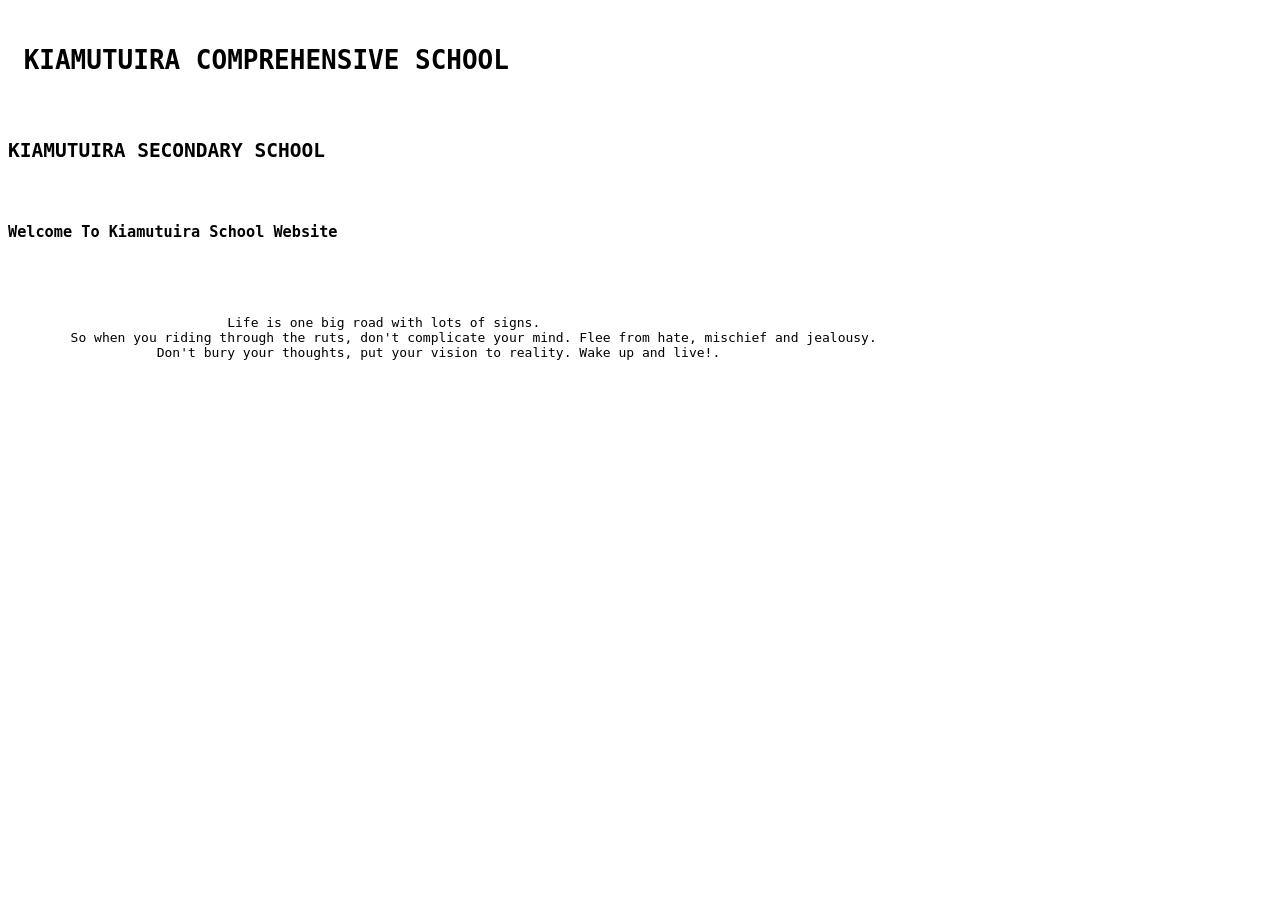
<file: website.html>
<!DOCTYPE html>
<html>

<body>
    
    <pre>
    <h1> <b>KIAMUTUIRA COMPREHENSIVE SCHOOL</b> </h1>
    <h2>KIAMUTUIRA SECONDARY SCHOOL</h2>
    <h3>Welcome To Kiamutuira School Website</h3>

    <p>                            Life is one big road with lots of signs.
        So when you riding through the ruts, don't complicate your mind. Flee from hate, mischief and jealousy.
                   Don't bury your thoughts, put your vision to reality. Wake up and live!.
    </p>

   </pre>
    
</body>

</html>
</file>
